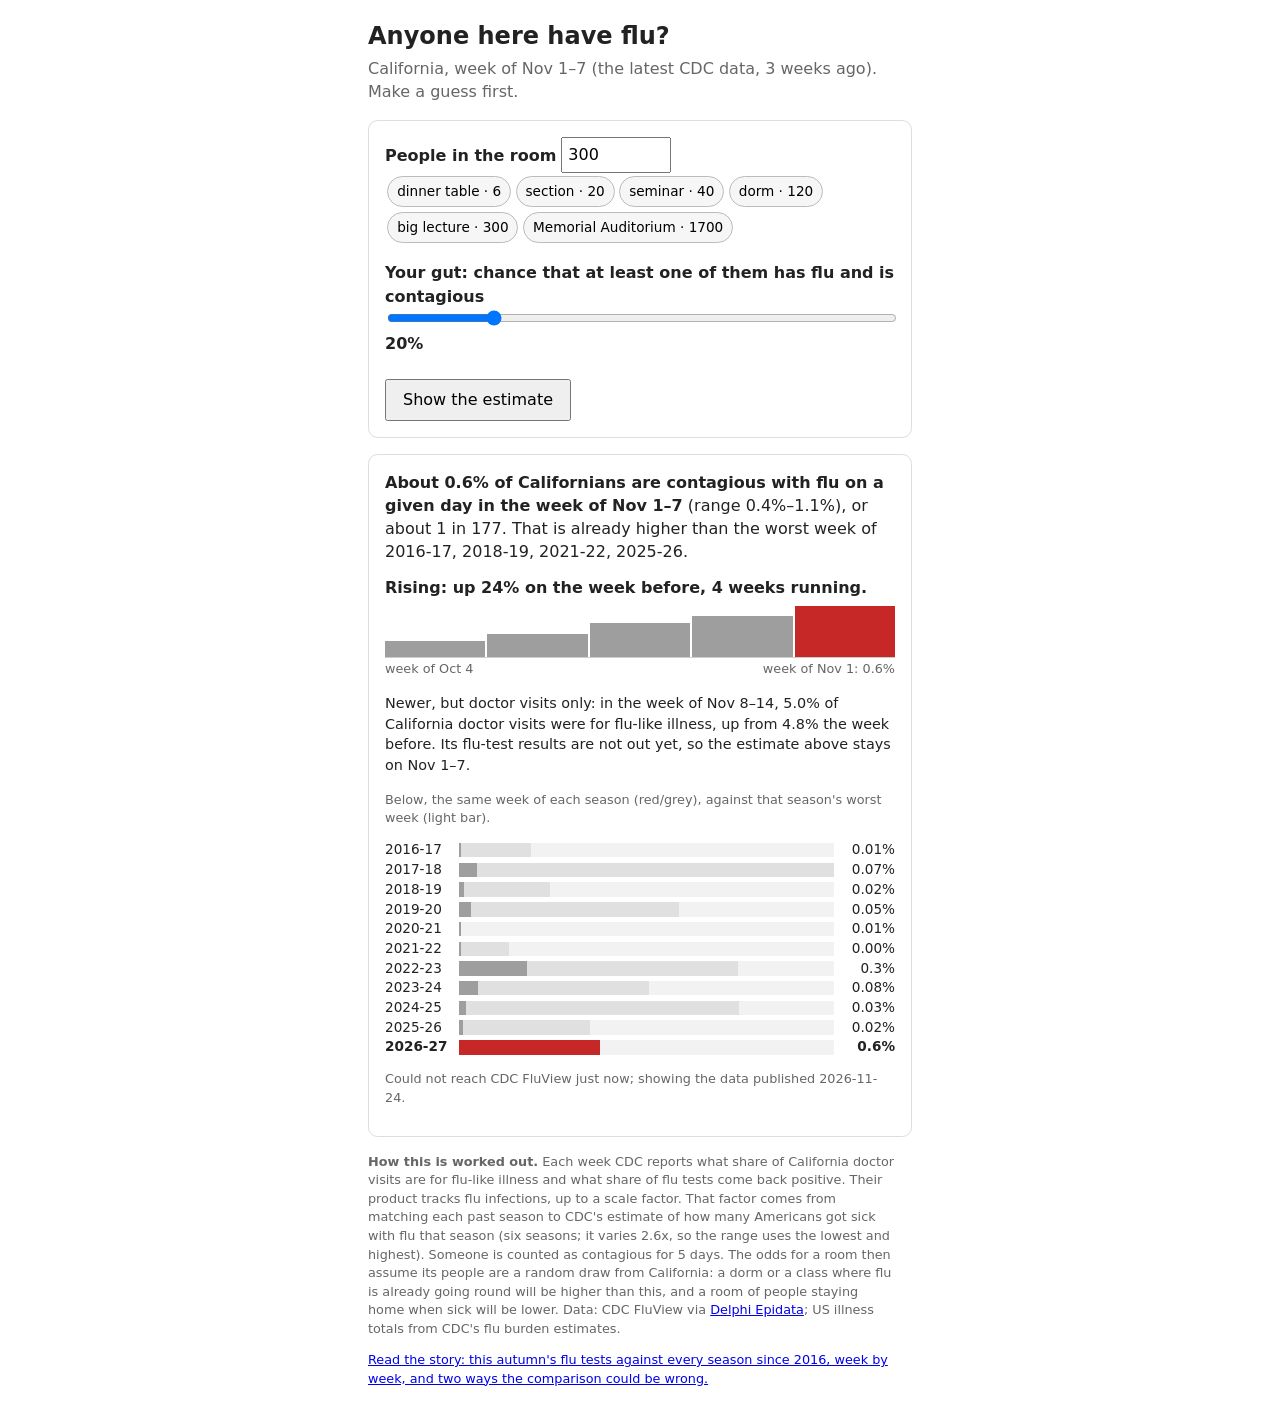
<file: index.html>
<!doctype html><html lang="en"><head><meta charset="utf-8">
<meta name="viewport" content="width=device-width,initial-scale=1">
<title>Anyone here have flu?</title>
<meta name="description" content="The odds that someone in a room of N people in California is contagious with flu this week, from CDC surveillance data. Guess first.">
<meta property="og:type" content="website">
<meta property="og:url" content="https://matmat202.github.io/anyone-here-have-flu/">
<meta property="og:title" content="Anyone here have flu?">
<meta property="og:description" content="The odds that someone in a room of N people in California is contagious with flu this week, from CDC data. Guess first.">
<meta property="og:image" content="https://matmat202.github.io/anyone-here-have-flu/icons/card.png">
<meta property="og:image:width" content="1200">
<meta property="og:image:height" content="630">
<meta name="twitter:card" content="summary_large_image">
<link rel="apple-touch-icon" href="icons/icon-180.png">
<style>
:root{color-scheme:light dark}
body{font:16px/1.45 system-ui,sans-serif;max-width:34rem;margin:0 auto;padding:1rem;color:#222;background:#fff}
h1{font-size:1.5rem;margin:.2rem 0} .sub{color:#666;margin:0 0 1rem}
label{font-weight:600} input[type=number]{font:inherit;width:6rem;padding:.3rem}
input[type=range]{width:100%} .rooms button{font:inherit;font-size:.85rem;margin:.15rem;padding:.3rem .55rem;border:1px solid #bbb;border-radius:1rem;background:#f6f6f6}
.card{border:1px solid #ddd;border-radius:.6rem;padding:1rem;margin:1rem 0}
.big{font-size:2.6rem;font-weight:700;color:#c62828;line-height:1.1} .range{color:#555}
#reveal[hidden],#answer[hidden]{display:none} #go{font:inherit;padding:.45rem 1rem;margin-top:.5rem}
.row{display:grid;grid-template-columns:4.2rem 1fr 3.4rem;gap:.4rem;align-items:center;font-size:.85rem}
.row.now{font-weight:700} .track{position:relative;height:.9rem;background:#f2f2f2}
.track i{position:absolute;left:0;top:0;bottom:0} .peak{background:#e0e0e0} .wk{background:#9e9e9e}
.now .wk{background:#c62828} #trend b{display:block;margin-top:.8rem}
#early,#now{font-size:.9rem} #now[hidden]{display:none} #strip{display:flex;align-items:flex-end;gap:2px;height:3.2rem;margin:.4rem 0 .1rem;border-bottom:1px solid #ccc}
#strip i{flex:1;background:#9e9e9e;min-height:1px} #strip i:last-child{background:#c62828}
.ends{display:flex;justify-content:space-between} .v{text-align:right} small,.note{color:#666;font-size:.8rem;max-width:65ch}
@media (prefers-color-scheme:dark){body{background:#121212;color:#ddd}.card{border-color:#333}
.track{background:#222}#strip{border-color:#444}.peak{background:#3a3a3a}.rooms button{background:#222;color:#ddd;border-color:#444}
.sub,.note,small{color:#a8a8a8}.range{color:#b4b4b4}a{color:#8ab4f8}a:visited{color:#c58af9}}
</style></head><body>
<h1>Anyone here have flu?</h1>
<p class="sub">California, week of <span id="when"></span> (the latest CDC data<span id="ago"></span>). Make a guess first.</p>
<div class="card">
<label for="n">People in the room</label> <input id="n" type="number" min="1" max="100000" value="300">
<div class="rooms"><button type="button" data-n="6">dinner table · 6</button><button type="button" data-n="20">section · 20</button><button type="button" data-n="40">seminar · 40</button><button type="button" data-n="120">dorm · 120</button><button type="button" data-n="300">big lecture · 300</button><button type="button" data-n="1700">Memorial Auditorium · 1700</button></div>
<p><label for="g">Your gut: chance that at least one of them has flu and is contagious</label><br>
<input id="g" type="range" min="0" max="100" value="20"> <b id="gv">20%</b></p>
<button id="go" type="button">Show the estimate</button>
<div id="answer" hidden>
<div class="big" id="est"></div>
<div class="range" id="rng"></div>
<p id="cnt"></p>
<p id="cmp"></p>
<p id="now" hidden></p>
</div></div>
<div class="card">
<b id="share"></b> <span id="share2"></span>
<div id="trend"><b id="tline"></b><div id="strip" role="img"></div>
<div class="note ends"><span id="t0"></span><span id="t1"></span></div></div>
<p id="early" hidden></p>
<p class="note">Below, the same week of each season (red/grey), against that season's worst week (light bar).</p>
<div id="bars"></div>
<p class="note" id="src"></p>
</div>
<p class="note"><b>How this is worked out.</b> Each week CDC reports what share of California doctor visits are
for flu-like illness and what share of flu tests come back positive. Their product tracks flu
infections, up to a scale factor. That factor comes from matching each past season to CDC's
estimate of how many Americans got sick with flu that season (six seasons; it varies 2.6x, so
the range uses the lowest and highest). Someone is counted as contagious for 5 days. The odds
for a room then assume its people are a random draw from California: a dorm or a class where flu is
already going round will be higher than this, and a room of people staying home when sick will be lower.
Data: CDC FluView via <a href="https://cmu-delphi.github.io/delphi-epidata/">Delphi Epidata</a>; US illness totals from
CDC's flu burden estimates.</p>
<p class="note"><a href="story/">Read the story: this autumn's flu tests against every season since 2016, week by week, and two ways the comparison could be wrong.</a></p>
<script>
const B={"season":"2026-27","latest_week":202644,"p":{"lo":0.0041593697856175385,"mid":0.005654380031719037,"hi":0.010706465288232494},"same_week":{"2016-17":0.00011065094248334146,"2017-18":0.0007400369956959617,"2018-19":0.00021871069570762906,"2019-20":0.000512769945571914,"2020-21":5.18491822813516e-05,"2021-22":4.354384360991452e-05,"2022-23":0.0027546630223631284,"2023-24":0.0007804067226215428,"2024-25":0.00032038051359253546,"2025-26":0.00016974445796075842},"peaks":{"2016-17":0.0028832362671107623,"2017-18":0.015022572261993715,"2018-19":0.003655824096679887,"2019-20":0.008825951814508905,"2020-21":5.397908524230069e-05,"2021-22":0.0020351194088503045,"2022-23":0.011185241588951704,"2023-24":0.007616477438566242,"2024-25":0.011226456576212827,"2025-26":0.005241171944709214},"past_weeks":{"2016-17":{"0":2.2208252593028167e-05,"1":5.598945878325343e-05,"2":6.0091203705915184e-05,"3":0.0001363070977101666,"4":0.00011065094248334146,"5":0.00012956095756581538,"6":0.0001257399904381008,"7":0.0002452564910892238,"8":0.00020346195060517595,"9":0.0003676662909998396,"10":0.0007476683261241917,"11":0.0012873199643929948,"12":0.0023875265264243057,"13":0.0028832362671107623,"14":0.002783252989923357,"15":0.002124764939604573,"16":0.002240201106798313,"17":0.0025823951479224927,"18":0.0023733548538883036,"19":0.001621468610639568,"20":0.0013414332138087938,"21":0.0008674383675106495,"22":0.0007644570096255241,"23":0.0009871386376390178,"24":0.0007256248546280429,"25":0.0006274988493804461,"26":0.0006944137319479139,"27":0.0004878896191073426,"28":0.00037280166846434006,"29":0.0003831600167806465,"30":0.00033643869360687045,"31":0.0004235652747363937,"32":0.0003798465840366688,"33":0.0004371173565342812,"34":0.00031623073723903726,"35":0.00036501628531752326,"36":0.00013518707766206527,"37":0.00018009067952967555,"38":0.00031942502553912623,"39":0.00021398022818712337,"40":0.00010120101889129013,"41":8.731918807300346e-05,"42":6.429990744637754e-05,"43":6.1396517283735e-05,"44":8.911190518098066e-05,"45":4.128067097877573e-05,"46":8.181279554621713e-05,"47":4.88701805466111e-05,"48":0.00011022418514524041,"49":0.00013400055865278934,"50":0.00010247438398130984,"51":0.00010044119494456847},"2017-18":{"0":8.739550958633514e-05,"1":0.00019818203159651182,"2":0.00021115901004236528,"3":0.0003912168250675612,"4":0.0007400369956959617,"5":0.0007757892342657909,"6":0.0009660072651243864,"7":0.001807687639904924,"8":0.0016331968228363947,"9":0.0029587044129629624,"10":0.005539870813394023,"11":0.008869475152479675,"12":0.015022572261993715,"13":0.011693783936382249,"14":0.005866881362865987,"15":0.0037256958675015613,"16":0.0036631220547831767,"17":0.00423860379303957,"18":0.0037750255849695533,"19":0.003503041391626481,"20":0.002735121363393523,"21":0.003364872645703988,"22":0.0031426488958177646,"23":0.002924121482705834,"24":0.001713105011365809,"25":0.0011835104096721554,"26":0.0009634375722518114,"27":0.0005032410962163913,"28":0.0003487874476592546,"29":0.0004237903498854192,"30":0.00018628484319551555,"31":5.446641970321524e-05,"32":0.00012168120998132985,"33":0.00017799772295222936,"34":4.260728732273783e-05,"35":0.000132489131131526,"36":2.197316240379169e-05,"37":2.6086773648828893e-05,"38":4.000805319531784e-05,"39":2.1695583307385563e-05,"40":2.8989221752290484e-05,"41":0.0,"42":5.1975412550185545e-05,"43":7.574605104601396e-05,"44":7.405566681499148e-05,"45":4.773377580214204e-05,"46":0.0,"47":0.0,"48":2.8282530169830947e-05,"49":8.096903548521205e-05,"50":2.7092184045132457e-05,"51":8.338623252787081e-05},"2018-19":{"0":6.119855917235919e-05,"1":8.78685093486549e-05,"2":0.00012369109097932137,"3":6.275235104969859e-05,"4":0.00021871069570762906,"5":0.00021132357600553753,"6":0.000249016767865858,"7":0.0006540543654087579,"8":0.0010079642655258416,"9":0.0021102217651247372,"10":0.003347196926298026,"11":0.003263294276628877,"12":0.0031183622647866596,"13":0.0021980950243991894,"14":0.002515799076524838,"15":0.0024955182860742953,"16":0.0018763924349161963,"17":0.0025234511843400527,"18":0.0020891899372409866,"19":0.0029840715134085262,"20":0.0030781669376992336,"21":0.003655824096679887,"22":0.002937385817508943,"23":0.0023842830008123372,"24":0.0026619560766800257,"25":0.0017400189571345358,"26":0.0016172148794141913,"27":0.0006770383788270798,"28":0.0007602325026158449,"29":0.00039296546580806633,"30":0.00037086440075393784,"31":0.00030868856274819667,"32":0.00010916819568209421,"33":0.00015205293755014455,"34":0.00012626192745739256,"35":0.00023254721823489922,"36":9.435458680949581e-05,"37":2.263913144004586e-05,"38":5.129515637120875e-05,"39":0.00011885481164335925,"40":6.775484438625826e-05,"41":5.7811517864325715e-05,"42":3.817203703192105e-05,"43":1.7010341421261514e-05,"44":9.0805124081666e-05,"45":9.155854270532678e-05,"46":6.560060584003684e-05,"47":0.00010798083878364299,"48":8.888240054215238e-05,"49":5.763002880437649e-05,"50":9.625418347548669e-05,"51":8.67538846274733e-05},"2019-20":{"0":0.00012170790920667455,"1":0.00016817325723737686,"2":0.00019033685260192346,"3":0.00028516103100290416,"4":0.000512769945571914,"5":0.0012408323839920785,"6":0.0017862999185939382,"7":0.0018905389368084578,"8":0.0025732541393497237,"9":0.0027675368385349716,"10":0.0032061050737747696,"11":0.005601517858408909,"12":0.006759745624599811,"13":0.0074343707863578174,"14":0.006507500158363542,"15":0.007741225707905516,"16":0.008825951814508905,"17":0.008673243777836131,"18":0.007970520591369278,"19":0.007913892196798502,"20":0.007033062384432275,"21":0.0058710513164966565,"22":0.004533030723393679,"23":0.002405398345865783,"24":0.0008248784322491464,"25":0.0001537090707965587,"26":0.00011317845782648096,"27":4.23066549511825e-05,"28":0.0,"29":1.0925197327680396e-05,"30":0.0,"31":0.0,"32":1.60441623548877e-05,"33":0.0,"34":0.0,"35":0.0,"36":0.0,"37":0.0,"38":0.0,"39":0.0,"40":0.0,"41":0.0,"42":0.0,"43":0.0,"44":5.296622442603242e-05,"45":2.2665355106669416e-05,"46":3.53014304155473e-05,"47":0.0,"48":0.0,"49":0.0,"50":1.5094913178986919e-05,"51":0.0},"2020-21":{"0":1.1081540087966006e-05,"1":1.8896982508949006e-05,"2":6.179733289359716e-06,"3":6.762098536293914e-06,"4":5.18491822813516e-05,"5":1.4809968583816271e-05,"6":1.4496558402336633e-05,"7":4.9971710418721e-06,"8":2.093760498141505e-06,"9":7.5540917659362085e-06,"10":1.0954778212418764e-05,"11":9.065779712213559e-06,"12":1.1265391655704958e-05,"13":1.0410886232167149e-05,"14":1.7825639292805627e-06,"15":7.208677614805664e-07,"16":1.3083413016778127e-06,"17":3.5773565113907653e-06,"18":3.6075844956746983e-06,"19":5.545041863424024e-06,"20":2.3930426226135687e-06,"21":2.790279653099055e-06,"22":8.592406296612865e-07,"23":2.1097426680202425e-06,"24":0.0,"25":0.0,"26":8.514787753483401e-06,"27":3.5854908300878147e-06,"28":5.240287982952031e-06,"29":2.6290726064656567e-06,"30":2.8320654127310024e-06,"31":0.0,"32":1.3144324162979098e-05,"33":0.0,"34":0.0,"35":0.0,"36":0.0,"37":9.185099659916098e-06,"38":0.0,"39":0.0,"40":1.1041454450762181e-05,"41":0.0,"42":0.0,"43":1.5417534479982216e-05,"44":7.243031070995595e-06,"45":0.0,"46":6.596084383587531e-06,"47":5.397908524230069e-05,"48":3.917440441855057e-05,"49":6.920058762372777e-06,"50":2.3569052550779792e-05,"51":3.61724230070344e-05},"2021-22":{"0":5.239277986810915e-05,"1":4.3477480522660335e-05,"2":2.5065103673392575e-05,"3":3.576362367207022e-05,"4":4.354384360991452e-05,"5":5.667613726953114e-05,"6":8.297726901191957e-05,"7":0.00013393135353603495,"8":0.00023428495509329782,"9":0.0002453479568832589,"10":0.00030606865880064647,"11":0.00039364933623332383,"12":0.0004519592781350281,"13":0.0002351869597748174,"14":0.00011752753291403553,"15":7.963925441118891e-05,"16":7.277364712238814e-05,"17":4.8098224191086715e-05,"18":4.1100592743032584e-05,"19":5.0161753874237616e-05,"20":6.50564330536832e-05,"21":0.00011662004232298262,"22":0.00014966694621785476,"23":0.00022343611324742913,"24":0.0003673177517485416,"25":0.0003484960094229749,"26":0.00037295342831052125,"27":0.00047909516829119995,"28":0.0006992234762395183,"29":0.0008152048884912999,"30":0.0010688250534550887,"31":0.0012394658490226063,"32":0.0017217788854004858,"33":0.0018386331007637423,"34":0.0020351194088503045,"35":0.0014420704974660507,"36":0.0008966444157327188,"37":0.0007550313678353185,"38":0.000512676588865821,"39":0.00039557235982774487,"40":0.00023642528071621887,"41":0.00021267665379548373,"42":0.00015963679136604623,"43":0.00011641277798034692,"44":0.00010207027229659703,"45":9.200807817388836e-05,"46":0.00014334549133431955,"47":0.0001388945674206514,"48":0.00020065462556877154,"49":0.00018473423869389056,"50":0.00023111529960268194,"51":0.0003305357473821897},"2022-23":{"0":0.00040184774212946166,"1":0.000572723435398162,"2":0.0008277027018956985,"3":0.0012290300355874719,"4":0.0027546630223631284,"5":0.004600176602948534,"6":0.006540439936995061,"7":0.011185241588951704,"8":0.010376659195337257,"9":0.008902685580637665,"10":0.006937424423153962,"11":0.006358628295374732,"12":0.0046877967630778936,"13":0.0021341062772886276,"14":0.0007633355176099527,"15":0.00036546782832325766,"16":0.0002596313630730789,"17":0.00022880869260834448,"18":0.00021319201225246623,"19":0.00014350024040674794,"20":0.00016291414392276317,"21":0.00014609766854331026,"22":0.00018245918841754962,"23":0.00011019665369213365,"24":0.00011920273380060254,"25":0.0001214328777462746,"26":0.00011183910330248797,"27":0.0001642536343206765,"28":0.00012019394537223168,"29":0.0001357910372379291,"30":0.00011777370248919218,"31":0.00012513075442499748,"32":0.00019973253985410995,"33":0.0001970063145639022,"34":0.0002371375827593053,"35":0.0001983870313738087,"36":0.00016238061232893672,"37":0.0001870739989247883,"38":0.00028828256448007,"39":0.0003182873758498622,"40":0.0001944143496912198,"41":0.0002414317704444602,"42":0.00022942089520204168,"43":0.00019195368431688232,"44":0.0001897911263237474,"45":0.0001719647680314467,"46":0.00012318932557578522,"47":0.00014115717391045555,"48":0.00014094937739496518,"49":0.0001229574906992233,"50":0.00012021446799561474,"51":9.42202527935969e-05},"2023-24":{"0":0.00014760221744735696,"1":0.00018216140939832117,"2":0.00031193527007446594,"3":0.0004022800136841627,"4":0.0007804067226215428,"5":0.0011570167728917268,"6":0.0015947741238978262,"7":0.0020207224347087425,"8":0.0026660579235081275,"9":0.003899285715927215,"10":0.005361165328852212,"11":0.007616477438566242,"12":0.007196935775586909,"13":0.005054493123758876,"14":0.0033219524916954513,"15":0.0034284489531908047,"16":0.0023997673116627483,"17":0.0019582451434265106,"18":0.0014917385409956628,"19":0.0016451939295215534,"20":0.0014426132175337394,"21":0.0013448346362390114,"22":0.001185242015219899,"23":0.0011299965907015422,"24":0.0011733359780298415,"25":0.0009503533722985782,"26":0.0009112502054441736,"27":0.0008870110170569159,"28":0.0008825214936270478,"29":0.0007964947326228037,"30":0.0006844594387021867,"31":0.0007177695417035635,"32":0.00054052928188869,"33":0.000511375765921068,"34":0.0005279297442092715,"35":0.0006560142787725484,"36":0.0004760635267351585,"37":0.00041374023155738005,"38":0.00041106797652060964,"39":0.00048554244242496016,"40":0.00029069387365284784,"41":0.00021425251952346337,"42":0.00012795950224950712,"43":0.00017866719640334525,"44":0.0001969994302852721,"45":0.0001416347820632398,"46":0.0001475470186672232,"47":0.00017853089221560163,"48":0.00017060953324301523,"49":0.00011985573253887859,"50":0.0001372309611086192,"51":0.00021925376678294536},"2024-25":{"0":0.0001951649795026658,"1":0.00019203451797665159,"2":0.00020616207677985385,"3":0.00024460441516132333,"4":0.00032038051359253546,"5":0.00042463908632875646,"6":0.0007622543065503454,"7":0.001074560636978404,"8":0.0018165506164682192,"9":0.0024380917907411586,"10":0.003769034292389592,"11":0.006982344675238226,"12":0.010830642508003644,"13":0.0094333839484617,"14":0.007534363370908763,"15":0.008157842475277467,"16":0.010667460805686096,"17":0.011226456576212827,"18":0.010479189683924835,"19":0.00788201720546647,"20":0.006551102642892904,"21":0.004333559010513881,"22":0.0031332364337978307,"23":0.0027858564814336145,"24":0.002556741585622981,"25":0.0022889732996027126,"26":0.0018765419868111732,"27":0.0015472520560816556,"28":0.0012072981399748786,"29":0.0010610550127384424,"30":0.000838271128277074,"31":0.0006372460254802846,"32":0.0005621366490533019,"33":0.0005256960222503641,"34":0.0004791313730295545,"35":0.00040095356718260097,"36":0.0003449270657718178,"37":0.0002201736105779215,"38":0.00018817145257928828,"39":0.00015338538514985412,"40":0.00020366055864680399,"41":0.00015001819162473276,"42":5.716688556269392e-05,"43":0.00011940069077969567,"44":0.00013798223065977346,"45":0.00013213962943995884,"46":0.00012305102290913,"47":0.0001415724782093554,"48":0.0001550308522935224,"49":0.00013939696124106913,"50":0.00010218044906174408,"51":7.475744032767642e-05},"2025-26":{"0":7.699162652247832e-05,"1":0.0001076130620497916,"2":0.00011467623001875122,"3":0.0001352095421502264,"4":0.00016974445796075842,"5":0.00024763730788971447,"6":0.00024338055913102367,"7":0.0002642126976431964,"8":0.0004345295075091022,"9":0.0005984520623772428,"10":0.0014138515506295212,"11":0.0026486347144602704,"12":0.004349471341197571,"13":0.003283587720338251,"14":0.0028304854594625854,"15":0.004242816043089353,"16":0.00404852078122789,"17":0.005241171944709214,"18":0.0038768037792901626,"19":0.0031767346577389953,"20":0.002690697702180996,"21":0.0020619078693921936,"22":0.0017703635042578718,"23":0.001567041282995514,"24":0.001235010220474447,"25":0.0009152755326094767,"26":0.0007496369127732301,"27":0.0006036422649685962,"28":0.0006533576379137891,"29":0.0006719160679045843,"30":0.0006904863528949282,"31":0.0005036140701276953,"32":0.00021326686179832765,"33":0.0003260249426995498,"34":0.000268654444405829,"35":0.00022716809428015468,"36":0.00025169896434446573,"37":0.00016661199795583266,"38":0.00010550499516012207,"39":0.00018398388629169856,"40":0.0001538050657212713,"41":0.00016099620427752786,"42":0.00015976274649019155,"43":0.00011580709167341223,"44":0.0001914840983868108,"45":0.0003731228291206919,"46":0.0003768272956845507,"47":0.00041105562331668637,"48":0.0006560468432221205,"49":0.0011001905855228455,"50":0.0011364825209656364,"51":0.0018314839529102814}},"this_season":[[202640,0.001831709163933227],[202641,0.0025430485402941653],[202642,0.0037427716129666564],[202643,0.004545927989139608],[202644,0.005654380031719037]],"k_used":{"lo":0.583036090297334,"mid":0.7925978685877584,"hi":1.5007695839258999},"contagious_days":5,"generated":"2026-11-24","ili_ahead":{"week":202645,"ili":5.03041,"prev_week":202644,"prev":4.81329},"nowcast":{"2":{"n":293,"f80":2.018743953541583,"stale_f80":2.3517761537568296},"3":{"n":292,"f80":2.5123602429709564,"stale_f80":3.0659234941311526}}};
let D=B,P=B.p;
const $=id=>document.getElementById(id);
const n=$('n'),g=$('g'),gv=$('gv'),ans=$('answer');
const f=x=>x>=.995?'over 99%':x<.01?'under 1%':Math.round(x*100)+'%';
const pct=x=>x>=.1?Math.round(x*100)+'%':x>=.001?(x*100).toFixed(1)+'%':(x*100).toFixed(2)+'%';
const odds=(p,k)=>1-Math.pow(1-p,k);
// A range whose ends format alike is one value ('over 99%'), and 'about' never fronts 'over'/'under'.
const rg=(a,b)=>f(a)===f(b)?f(a)+' across the whole range':f(a)+' to '+f(b);
const ab=x=>/^[0-9]/.test(f(x))?'about '+f(x):f(x);
// Expected number contagious, k*p: still moves where the odds have saturated at 'over 99%'.
const cn=x=>x>=9.95?Math.round(x).toLocaleString('en-US'):x>=.995?x.toFixed(1):x>=.00995?x.toFixed(2):x.toPrecision(1);
const MON=['Jan','Feb','Mar','Apr','May','Jun','Jul','Aug','Sep','Oct','Nov','Dec'];
// MMWR week: starts Sunday; week 1 is the week holding Jan 4. Same rule as model.epiweek_start.
function wkStart(ew){const y=Math.floor(ew/100),dow=new Date(Date.UTC(y,0,1)).getUTCDay();
 return new Date(Date.UTC(y,0,1+(dow<=3?-dow:7-dow)+7*(ew%100-1)));}
const wos=ew=>ew%100>=40?ew%100-40:ew%100+12;
function render(){const s=wkStart(D.latest_week),e=new Date(s.getTime()+6*864e5);
 $('when').textContent=MON[s.getUTCMonth()]+' '+s.getUTCDate()+(s.getUTCMonth()===e.getUTCMonth()?'–'+e.getUTCDate():' – '+MON[e.getUTCMonth()]+' '+e.getUTCDate());
 const ago=Math.floor((Date.now()-e.getTime())/864e5)-1;
 $('ago').textContent=ago>=14?', '+Math.floor(ago/7)+' weeks ago':ago>=2?', '+ago+' days ago':'';
 $('share').textContent='About '+pct(P.mid)+' of Californians are contagious with flu on a given day in the week of '+$('when').textContent;
 const beat=Object.keys(D.peaks).filter(s=>D.peaks[s]<P.mid&&s!=='2020-21').sort();
 $('share2').textContent='(range '+pct(P.lo)+'–'+pct(P.hi)+'), or about 1 in '+Math.round(1/P.mid).toLocaleString('en-US')+'.'+
  (beat.length?' That is already higher than the worst week of '+beat.join(', ')+'.':'');
 const rows=Object.keys(D.same_week).sort().map(s=>[s,D.same_week[s]]).concat([[D.season,P.mid]]);
 const top=Math.max(P.mid,...Object.values(D.peaks)),bars=$('bars');bars.textContent='';
 for(const [s,v] of rows){const r=document.createElement('div');r.className='row'+(s===D.season?' now':'');
  const pk=D.peaks[s];r.innerHTML='<span class="s"></span><span class="track">'+
   (pk?'<i class="peak" style="width:'+(pk/top*100).toFixed(1)+'%"></i>':'')+
   '<i class="wk" style="width:'+Math.max(v/top*100,.6).toFixed(1)+'%"></i></span><span class="v"></span>';
  r.firstChild.textContent=s;r.lastChild.textContent=pct(v);bars.appendChild(r);}
 trend();early();if(!ans.hidden)show();}
// CDC's doctor-visit share comes out a week before its lab positivity, so the newest week
// can't be in the estimate yet; say what it shows rather than hide it.
function early(){const a=D.ili_ahead,el=$('early');el.hidden=!a;if(!a)return;
 const s=wkStart(a.week),e=new Date(s.getTime()+6*864e5),x=a.ili.toFixed(1),y=a.prev.toFixed(1);
 const wk=MON[s.getUTCMonth()]+' '+s.getUTCDate()+(s.getUTCMonth()===e.getUTCMonth()?'–'+e.getUTCDate():' – '+MON[e.getUTCMonth()]+' '+e.getUTCDate());
 el.textContent='Newer, but doctor visits only: in the week of '+wk+', '+x+'% of California doctor visits were for flu-like illness, '+
  (+x>+y?'up from ':+x<+y?'down from ':'the same as ')+y+'% the week before. Its flu-test results are not out yet, so the estimate above stays on '+$('when').textContent+'.';
 const c=nowcast();if(c)el.textContent+=' Carried forward to this week ('+c.wk+'), that trend puts about '+pct(c.p)+' of Californians contagious.';}
// CDC's newest lab week is 2-3 weeks old by the time anyone reads it. Carry it to the reader's
// week by the newest doctor-visit ratio, once per week, at only the horizons model.py backtested
// (B.nowcast), and say how far off that ran. Needs the ILI week right after the lab week.
function nowcast(){const a=D.ili_ahead,L=D.latest_week,W=7*864e5;
 if(!a||!B.nowcast||a.prev_week!==L||wkStart(a.week)-wkStart(L)!==W)return null;
 const h=Math.floor((Date.now()-8*36e5-wkStart(L))/W),e=B.nowcast[h];if(!e)return null;
 const s=new Date(wkStart(L).getTime()+h*W),t=new Date(s.getTime()+6*864e5),m=Math.pow(a.ili/a.prev,h);
 return {h,m,p:P.mid*m,f:e.f80,stale:e.stale_f80,
  wk:MON[s.getUTCMonth()]+' '+s.getUTCDate()+(s.getUTCMonth()===t.getUTCMonth()?'–'+t.getUTCDate():' – '+MON[t.getUTCMonth()]+' '+t.getUTCDate())};}
const day=ew=>{const s=wkStart(ew);return MON[s.getUTCMonth()]+' '+s.getUTCDate();};
// This season week by week, so a reader can tell whether it is getting better or worse.
function trend(){const t=D.this_season,st=$('strip');st.textContent='';$('trend').hidden=t.length<2;
 if(t.length<2)return;
 const v=t.map(x=>x[1]),last=v[v.length-1],r=last/v[v.length-2],top=Math.max(...v);
 let up=0;for(let i=v.length-1;i>0&&v[i]>v[i-1];i--)up++;
 let s=r>=1.1?'Rising: up '+Math.round((r-1)*100)+'% on the week before'+(up>=2?', '+up+' weeks running':'')+'.':
  r<=1/1.1?'Falling: down '+Math.round((1-r)*100)+'% on the week before.':'About level with the week before.';
 if(top>last*1.1)s+=' This season peaked at '+pct(top)+' in the week of '+day(t[v.indexOf(top)][0])+'.';
 $('tline').textContent=s;
 for(const [ew,x] of t){const i=document.createElement('i');i.style.height=(x/top*100).toFixed(1)+'%';
  i.title=day(ew)+': '+pct(x);st.appendChild(i);}
 st.setAttribute('aria-label','This season, week by week: '+t.map(([ew,x])=>day(ew)+' '+pct(x)).join(', '));
 $('t0').textContent='week of '+day(t[0][0]);$('t1').textContent='week of '+day(t[t.length-1][0])+': '+pct(last);}
// The page fetches CDC FluView itself (Delphi allows any origin), so it is never older than
// CDC's latest week; the published numbers are the fallback when that fails.
// Delphi's v3 API is retired: a range lying wholly after 2026-09-22 answers result -3 with no
// rows, so the range starts at week 30 (July), which still returns every later week. Summer
// weeks are older than the published week, so they never win L.
async function v3(S){const q='/?regions=ca&epiweeks='+S+'30-'+(S+1)+'39';
 const [a,b]=await Promise.all(['fluview','fluview_clinical'].map(ep=>
  fetch('https://api.delphi.cmu.edu/epidata/'+ep+q).then(r=>{if(!r.ok)throw new Error(ep+' '+r.status);return r.json();})));
 if(a.result!==1||b.result!==1)throw new Error('no rows');
 const ili={},pos={},n={};
 for(const x of a.epidata)if(x.wili!=null)ili[x.epiweek]=x.wili;
 for(const x of b.epidata){if(x.percent_positive!=null)pos[x.epiweek]=x.percent_positive;n[x.epiweek]=x.total_specimens;}
 return {ili,pos,n};}
// Delphi is moving every source to its V5 API, and a v3 endpoint that is no longer updated
// "will remain accessible": it would keep answering with an old week and the page would never
// say so. V5 serves the same CDC rows (CA ili = v3 wili, same counts, checked 2026-11-22) as CSV
// keyed by the week-ending Saturday, so both are asked and the newer one wins (model.fetch too).
const ewOf=sat=>{const s=new Date(Date.parse(sat+'T00:00:00Z')-6*864e5),y=new Date(s.getTime()+3*864e5).getUTCFullYear();
 return y*100+Math.round((s-wkStart(y*100+1))/(7*864e5))+1;};
async function v5(S){const q='https://delphi.cmu.edu/epidata/v5/snapshot/?geo_type=state&geo_value=ca&reference_times='+S+'-07-01:'+(S+1)+'-09-30&source=';
 const t=await Promise.all(['fluview_ilinet&signal=ili','fluview_resp_lab_clinical&signal=pct_positive,total_specimens'].map(x=>
  fetch(q+x).then(r=>{if(!r.ok)throw new Error('v5 '+r.status);return r.text();})));
 const ili={},pos={},n={},o={ili,pct_positive:pos,total_specimens:n};
 for(const csv of t){const [h,...rows]=csv.trim().split(/\r?\n/),c=h.split(','),si=c.indexOf('signal'),ri=c.indexOf('reference_time'),vi=c.indexOf('value'),gi=c.indexOf('age_group');
  if(si<0||ri<0||vi<0)throw new Error('v5: columns '+h);
  for(const r of rows){const x=r.split(',');if(x[vi]!==''&&o[x[si]]&&(gi<0||x[gi]==='all'))o[x[si]][ewOf(x[ri])]=+x[vi];}}
 if(!Object.keys(ili).length||!Object.keys(pos).length)throw new Error('v5: no rows');
 return {ili,pos,n};}
// model.drop_partial: a newest lab week with under a quarter of the week before's tests is a
// partial first report (173 vs 8,856 on 2026-11-20), not a fall; it waits for next week.
function lab({ili,pos,n}){const pk=Object.keys(pos).map(Number).sort((x,y)=>x-y);
 if(pk.length>1&&n[pk[pk.length-1]]!=null&&n[pk[pk.length-1]]<0.25*n[pk[pk.length-2]])delete pos[pk[pk.length-1]];
 const wks=Object.keys(ili).filter(w=>w in pos).map(Number).sort((x,y)=>x-y);
 return {ili,pos,wks,L:wks[wks.length-1]||0,top:Math.max(0,...Object.keys(ili).map(Number))};}
async function live(){const S=+D.season.slice(0,4);
 const got=(await Promise.allSettled([v3(S),v5(S)])).filter(r=>r.status==='fulfilled').map(r=>lab(r.value));
 if(!got.length)throw new Error('no source answered');
 // the newer lab week wins; at a tie, the one with a newer doctor-visit week
 const {ili,pos,wks,L}=got.reduce((a,b)=>b.L>a.L||(b.L===a.L&&b.top>a.top)?b:a);
 if(!L||L<B.latest_week)throw new Error('older than the published week');
 const v=ili[L]/100*pos[L]/100,c=k=>k*v*B.contagious_days/7,same={};
 for(const s in B.past_weeks)if(wos(L) in B.past_weeks[s])same[s]=B.past_weeks[s][wos(L)];
 const ts=wks.filter(w=>w>=S*100+40).map(w=>[w,B.k_used.mid*ili[w]/100*pos[w]/100*B.contagious_days/7]);
 const ah=Object.keys(ili).map(Number).filter(w=>w>L),N=Math.max(...ah),pw=Math.max(...Object.keys(ili).map(Number).filter(w=>w<N));
 D={...B,latest_week:L,same_week:same,this_season:ts,ili_ahead:ah.length?{week:N,ili:ili[N],prev_week:pw,prev:ili[pw]}:null};P={lo:c(B.k_used.lo),mid:c(B.k_used.mid),hi:c(B.k_used.hi)};
 render();return L;}
function show(){const k=Math.max(1,Math.min(100000,parseInt(n.value)||1));
 const m=odds(P.mid,k);document.getElementById('est').textContent=f(m);
 document.getElementById('rng').textContent=(f(odds(P.lo,k))===f(odds(P.hi,k))?'':'range ')+rg(odds(P.lo,k),odds(P.hi,k))+' for '+k.toLocaleString()+(k===1?' person':' people');
 $('cnt').textContent='Expected number contagious in the room: '+cn(P.mid*k)+' ('+cn(P.lo*k)+' to '+cn(P.hi*k)+').';
 const d=Math.round(m*100)-parseInt(g.value);
 const c=nowcast(),nw=$('now');nw.hidden=!c;
 if(c)nw.textContent='That is CDC’s latest week. By this week ('+c.wk+') it is probably '+(c.m>=1.1?'higher':c.m<=1/1.1?'lower':'about the same')+
  ': carrying the newest doctor-visit trend forward '+c.h+' weeks gives '+ab(odds(c.p,k))+' for '+k.toLocaleString()+(k===1?' person':' people')+' ('+
  rg(odds(Math.min(c.p/c.f,1),k),odds(Math.min(c.p*c.f,1),k))+'), about '+cn(c.p*k)+(k===1?' contagious':' of them contagious')+'. A projection, not a measurement: in past seasons it landed within '+
  c.f.toFixed(1)+'x of the real share 4 weeks in 5, against '+c.stale.toFixed(1)+'x for the '+c.h+'-week-old number alone.';
 document.getElementById('cmp').textContent=Math.abs(d)<=10?'Your gut was close.':
  (d>0?'Higher than your gut, by '+d+' points.':'Lower than your gut, by '+(-d)+' points.');}
g.oninput=()=>{gv.textContent=g.value+'%';if(!ans.hidden)show();};
n.oninput=()=>{if(!ans.hidden)show();};
document.querySelectorAll('.rooms button').forEach(b=>b.onclick=()=>{n.value=b.dataset.n;if(!ans.hidden)show();});
document.getElementById('go').onclick=()=>{ans.hidden=false;show();};
render();
$('src').textContent='Checking CDC for a newer week…';
live().then(()=>{$('src').textContent='Checked CDC FluView just now: this is its latest week with flu-test results.';},
 ()=>{$('src').textContent='Could not reach CDC FluView just now; showing the data published '+B.generated+'.';});
</script></body></html>
</file>
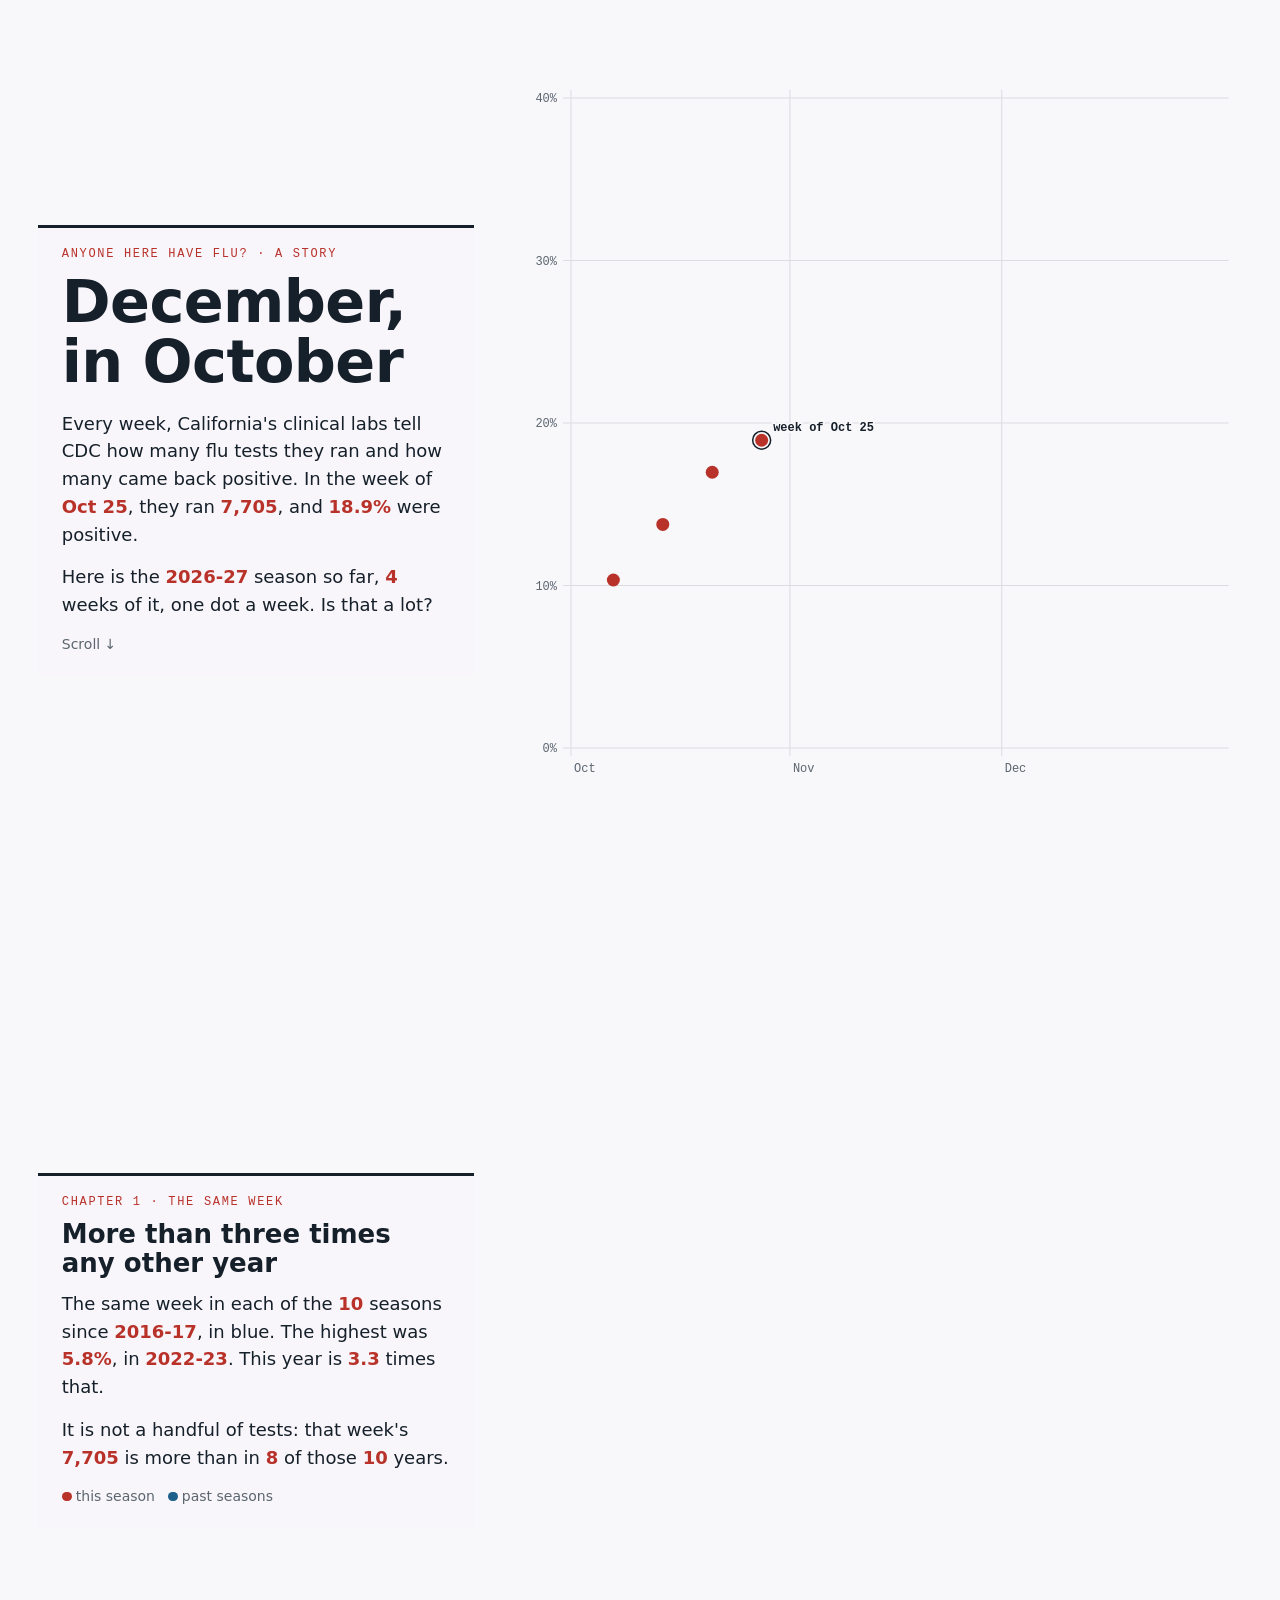
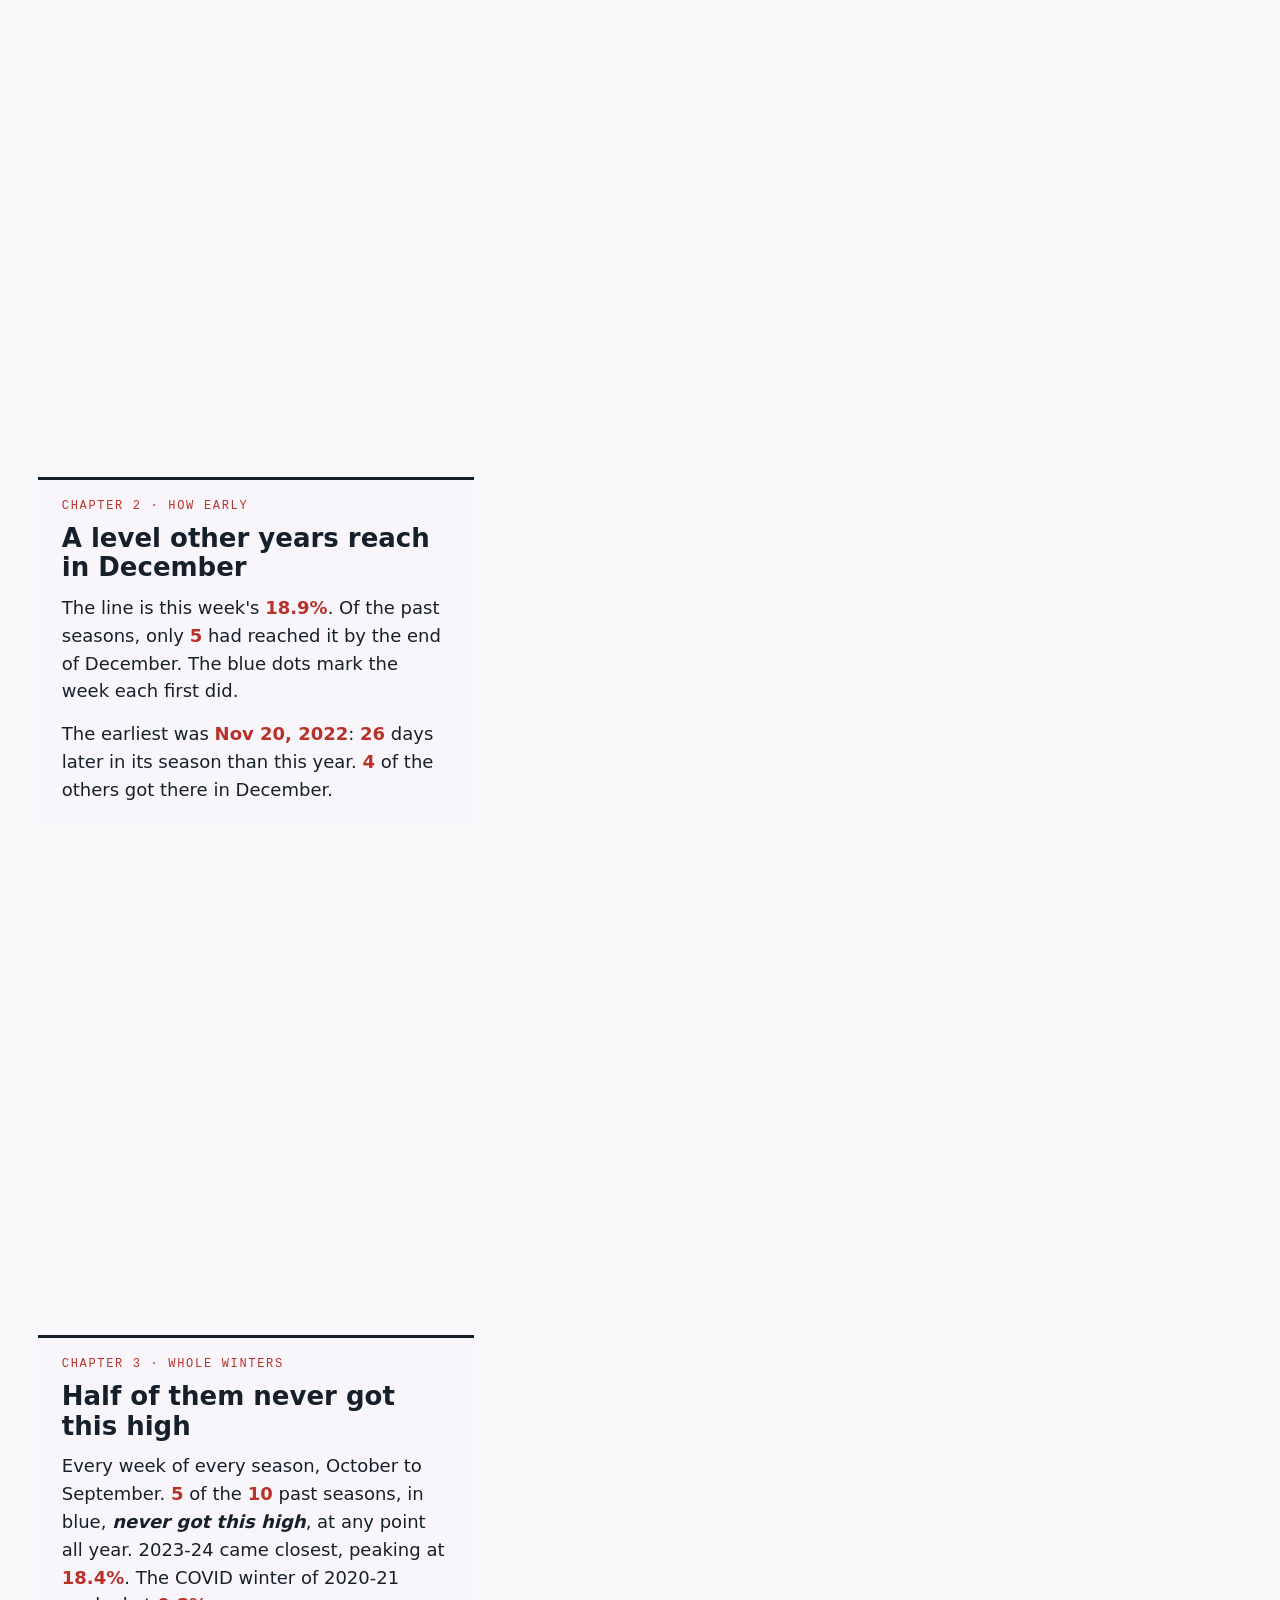
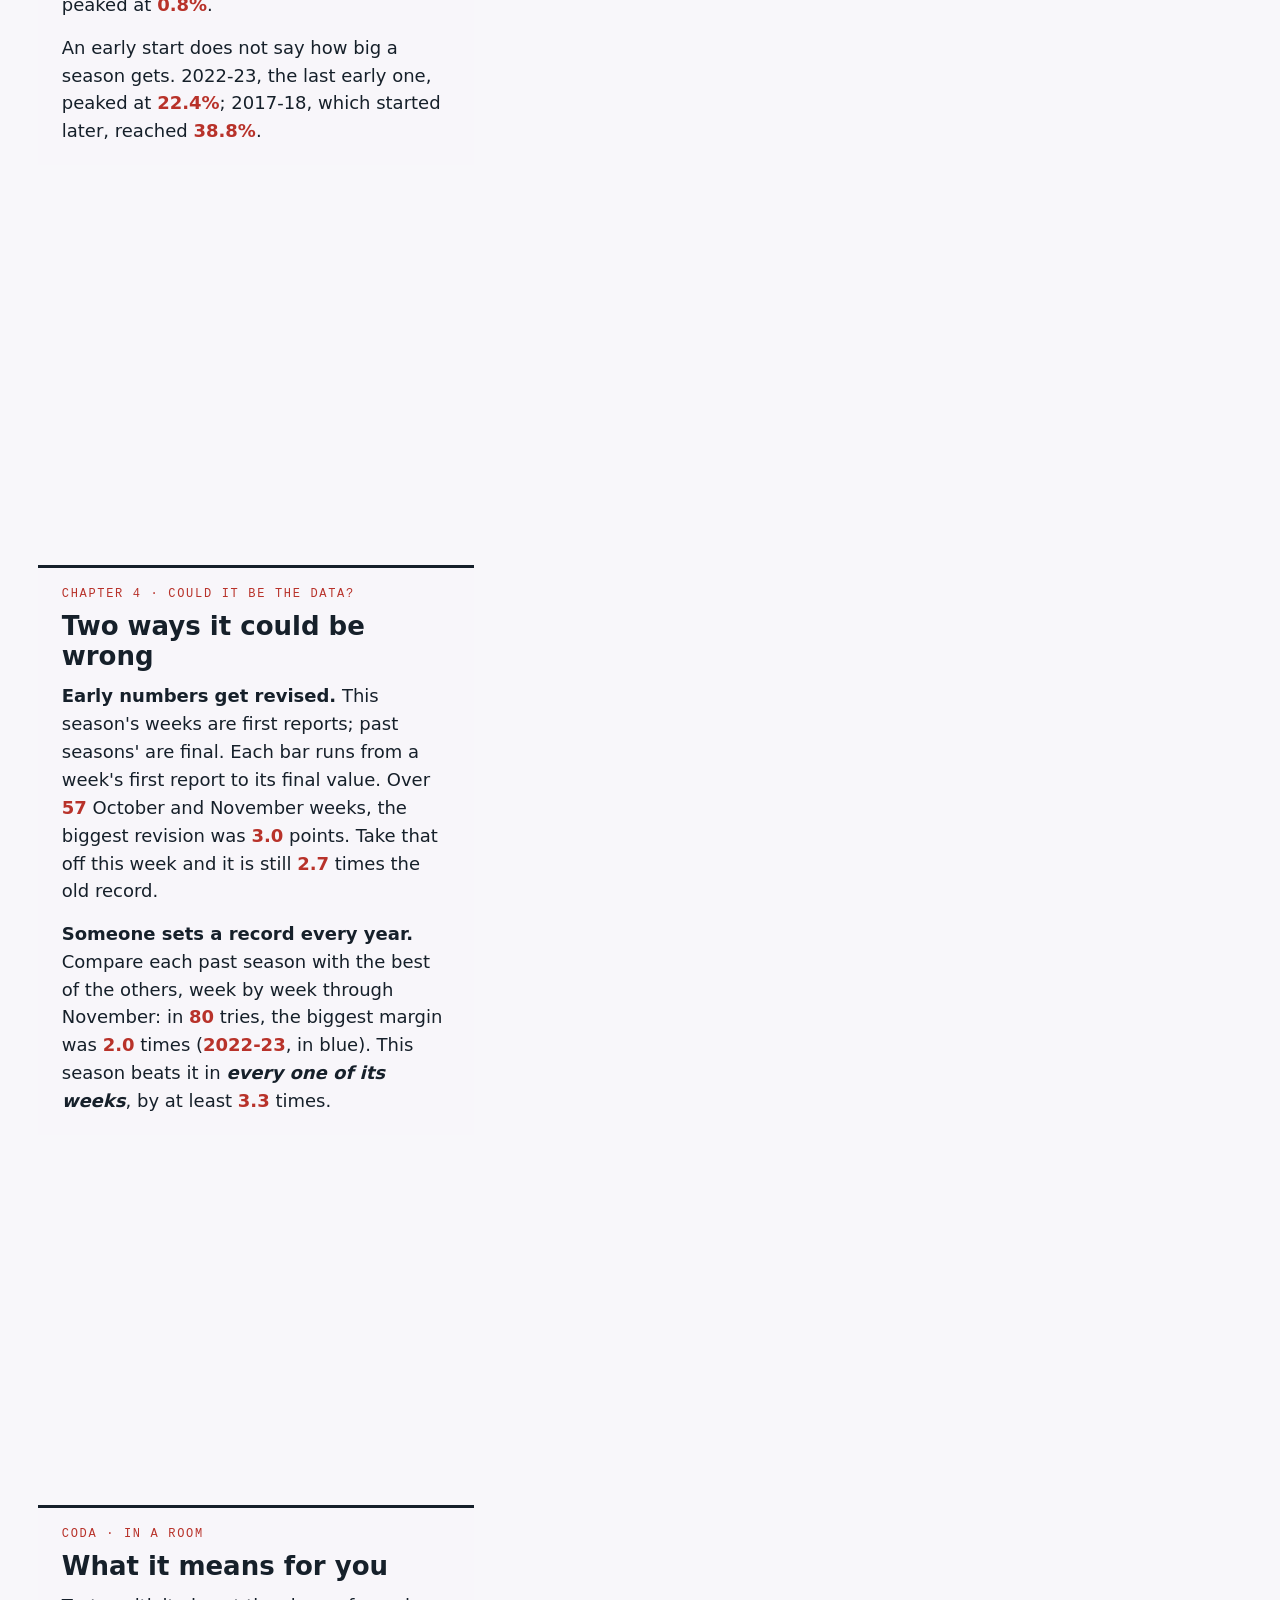
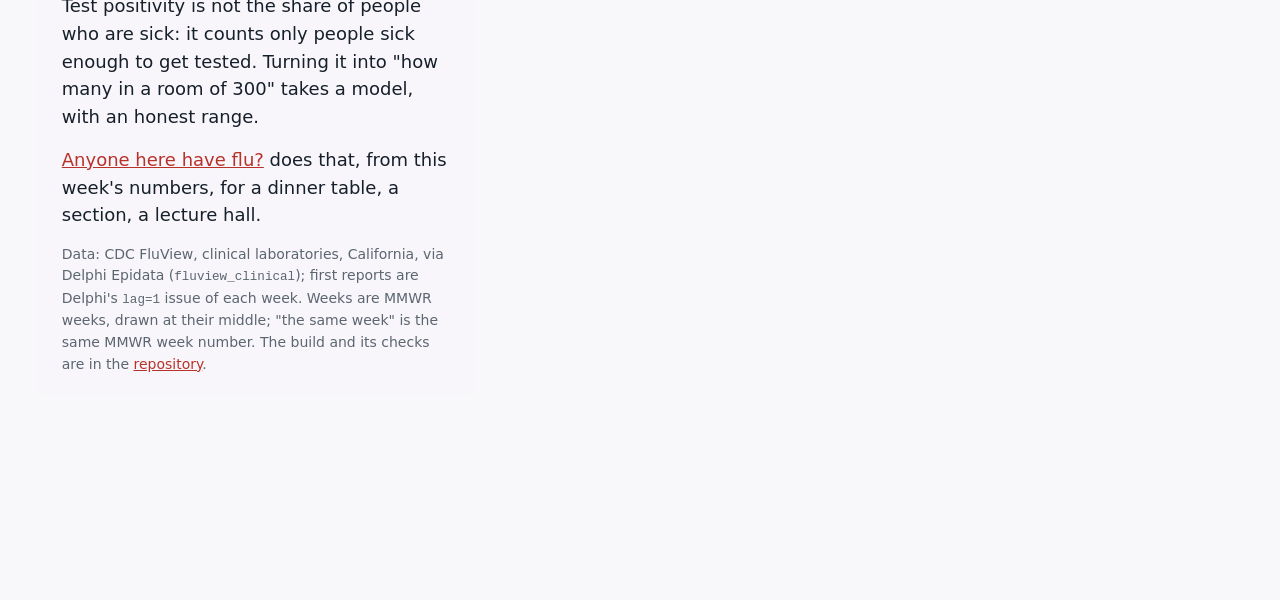
<file: story/index.html>
<!doctype html>
<html lang="en">
<head>
<meta charset="utf-8">
<meta name="viewport" content="width=device-width, initial-scale=1">
<title>December, in October · California's flu season, week by week since 2016</title>
<meta name="description" content="A scrolling story from Anyone here have flu?: in late October, about one in five flu tests in California's clinical labs came back positive, more than three times the same week of any season since 2016-17, and a level half of those seasons never reached all winter.">
<link rel="stylesheet" href="style.css">
</head>
<body>
<div id="plot" aria-hidden="true"></div>
<p id="err" role="alert"></p>
<main>

<section class="step" data-step="now"><div>
  <p class="kicker">Anyone here have flu? · a story</p>
  <h1>December, in October</h1>
  <p>Every week, California's clinical labs tell CDC how many flu tests they ran and how many
  came back positive. In the week of <b data-fact="week"></b>, they ran <b data-fact="tests"></b>,
  and <b data-fact="now"></b> were positive.</p>
  <p>Here is the <b data-fact="season"></b> season so far, <b data-fact="cur_weeks"></b> weeks
  of it, one dot a week. Is that a lot?</p>
  <p class="small">Scroll ↓</p>
</div></section>

<section class="step" data-step="week"><div>
  <p class="kicker">Chapter 1 · The same week</p>
  <h2>More than three times any other year</h2>
  <p>The same week in each of the <b data-fact="week_n"></b> seasons since
  <b data-fact="first_season"></b>, in blue. The highest was <b data-fact="week_best"></b>,
  in <b data-fact="week_best_s"></b>. This year is <b data-fact="times"></b> times that.</p>
  <p>It is not a handful of tests: that week's <b data-fact="tests"></b> is more than in
  <b data-fact="fewer_tests"></b> of those <b data-fact="week_n"></b> years.</p>
  <p class="small"><span class="k cur">this season</span> <span class="k past">past seasons</span></p>
</div></section>

<section class="step" data-step="autumn"><div>
  <p class="kicker">Chapter 2 · How early</p>
  <h2>A level other years reach in December</h2>
  <p>The line is this week's <b data-fact="now"></b>. Of the past seasons, only
  <b data-fact="crossed"></b> had reached it by the end of December. The blue dots mark the week each first did.</p>
  <p>The earliest was <b data-fact="earliest"></b>: <b data-fact="days_ahead"></b> days later
  in its season than this year. <b data-fact="cross_in:Dec"></b> of the others got there in December.</p>
</div></section>

<section class="step" data-step="year"><div>
  <p class="kicker">Chapter 3 · Whole winters</p>
  <h2>Half of them never got this high</h2>
  <p>Every week of every season, October to September. <b data-fact="below_peak"></b> of the
  <b data-fact="past"></b> past seasons, in blue, <span class="w">never got this high</span>,
  at any point all year. 2023-24 came closest, peaking at <b data-fact="peak:2023-24"></b>.
  The COVID winter of 2020-21 peaked at <b data-fact="peak:2020-21"></b>.</p>
  <p>An early start does not say how big a season gets. 2022-23, the last early one, peaked
  at <b data-fact="peak:2022-23"></b>; 2017-18, which started later, reached
  <b data-fact="peak:2017-18"></b>.</p>
</div></section>

<section class="step" data-step="control"><div>
  <p class="kicker">Chapter 4 · Could it be the data?</p>
  <h2>Two ways it could be wrong</h2>
  <p><b>Early numbers get revised.</b> This season's weeks are first reports; past seasons'
  are final. Each bar runs from a week's first report to its final value. Over
  <b data-fact="rev_n"></b> October and November weeks, the biggest revision was
  <b data-fact="rev_max"></b> points. Take that off this week and it is still
  <b data-fact="floor"></b> times the old record.</p>
  <p><b>Someone sets a record every year.</b> Compare each past season with the best of the
  others, week by week through November: in <b data-fact="loo_n"></b> tries, the biggest margin
  was <b data-fact="loo_max"></b> times (<b data-fact="loo_max_s"></b>, in blue).
  This season beats it in <span class="w">every one of its weeks</span>, by at least
  <b data-fact="loo_cur_min"></b> times.</p>
</div></section>

<section class="step" data-step="now"><div>
  <p class="kicker">Coda · In a room</p>
  <h2>What it means for you</h2>
  <p>Test positivity is not the share of people who are sick: it counts only people sick enough
  to get tested. Turning it into "how many in a room of 300" takes a model, with an honest range.</p>
  <p><a href="../">Anyone here have flu?</a> does that, from this week's numbers, for a dinner
  table, a section, a lecture hall.</p>
  <p class="small">Data: CDC FluView, clinical laboratories, California, via Delphi Epidata
  (<code>fluview_clinical</code>); first reports are Delphi's <code>lag=1</code> issue of each
  week. Weeks are MMWR weeks, drawn at their middle; "the same week" is the same MMWR week
  number. The build and its checks are in the
  <a href="https://github.com/matmat202/anyone-here-have-flu">repository</a>.</p>
</div></section>

</main>
<script type="module" src="story.js"></script>
</body>
</html>
</file>
<file: story/style.css>
:root { --paper: #f8f7fa; --ink: #16202a; --mute: #5b6670; --red: #b8322a; --blue: #1f5f8b; }
* { box-sizing: border-box; }
html { background: var(--paper); color: var(--ink); }
body { margin: 0; font: 18px/1.55 system-ui, -apple-system, 'Segoe UI', sans-serif; }
/* The plot box: the SVG fills it; % labels hang left of it, months below it. */
#plot { position: fixed; z-index: 0; pointer-events: none; left: 44vw; right: 4vw; top: 10vh; bottom: 16vh; }
#chart { position: absolute; inset: 0; width: 100%; height: 100%; overflow: visible; }
#chart circle { transition: transform .8s ease, fill .5s, opacity .5s, r .8s; }
#chart line.bar { stroke-width: 2; stroke-linecap: round; transition: opacity .5s, x1 .8s, x2 .8s, y1 .8s, y2 .8s; }
#chart line.grid { stroke: #dcdde2; stroke-width: 1; }
#chart line.level { stroke: var(--red); stroke-width: 1; stroke-dasharray: 4 4; }
#chart text { font: 12px/1 ui-monospace, Menlo, monospace; }
#chart .tick { fill: var(--mute); }
#chart .end { text-anchor: end; }
#chart .ring { fill: none; stroke: var(--ink); stroke-width: 1.5; }
#chart .lab { fill: var(--ink); font-weight: 700; paint-order: stroke; stroke: var(--paper); stroke-width: 4px; stroke-linejoin: round; }
main { position: relative; z-index: 3; width: 34vw; margin-left: 3vw; }
.step { min-height: 100vh; display: flex; align-items: center; }
.step > div { background: rgba(248,247,250,.94); padding: 1.1em 1.3em; border-top: 3px solid var(--ink); }
h1 { font: 700 clamp(34px, 4.6vw, 64px)/1.02 system-ui, sans-serif; margin: 0 0 .3em; letter-spacing: -.01em; }
h2 { font: 700 26px/1.15 system-ui, sans-serif; margin: 0 0 .4em; }
.kicker { font: 12px/1 ui-monospace, Menlo, monospace; letter-spacing: .14em; text-transform: uppercase; color: var(--red); margin: 0 0 1em; }
p { margin: 0 0 .8em; }
p:last-child { margin-bottom: 0; }
b[data-fact] { color: var(--red); font-variant-numeric: tabular-nums; }
.w { font-style: italic; font-weight: 700; }
.small { font-size: 14px; color: var(--mute); }
.k { white-space: nowrap; margin-right: .6em; }
.k::before { content: ''; display: inline-block; width: .7em; height: .7em; border-radius: 50%; margin-right: .3em; vertical-align: -.05em; }
.k.cur::before { background: var(--red); } .k.past::before { background: var(--blue); }
a { color: var(--red); }
code { font-size: .9em; }
#err { display: none; }
body.failed #err { display: block; position: fixed; z-index: 9; left: 44vw; top: 40vh; color: var(--red); }
@media (max-width: 760px) {
  body { font-size: 16px; }
  #plot { left: 12vw; right: 5vw; top: 4vh; bottom: 62vh; }
  main { width: auto; margin: 0 4vw; }
  /* the card starts under the plot and its month labels, rather than rising over them */
  .step { align-items: flex-start; padding-top: 45vh; padding-bottom: 6vh; min-height: 100vh; }
  #chart text { font-size: 10px; }
}
</file>
